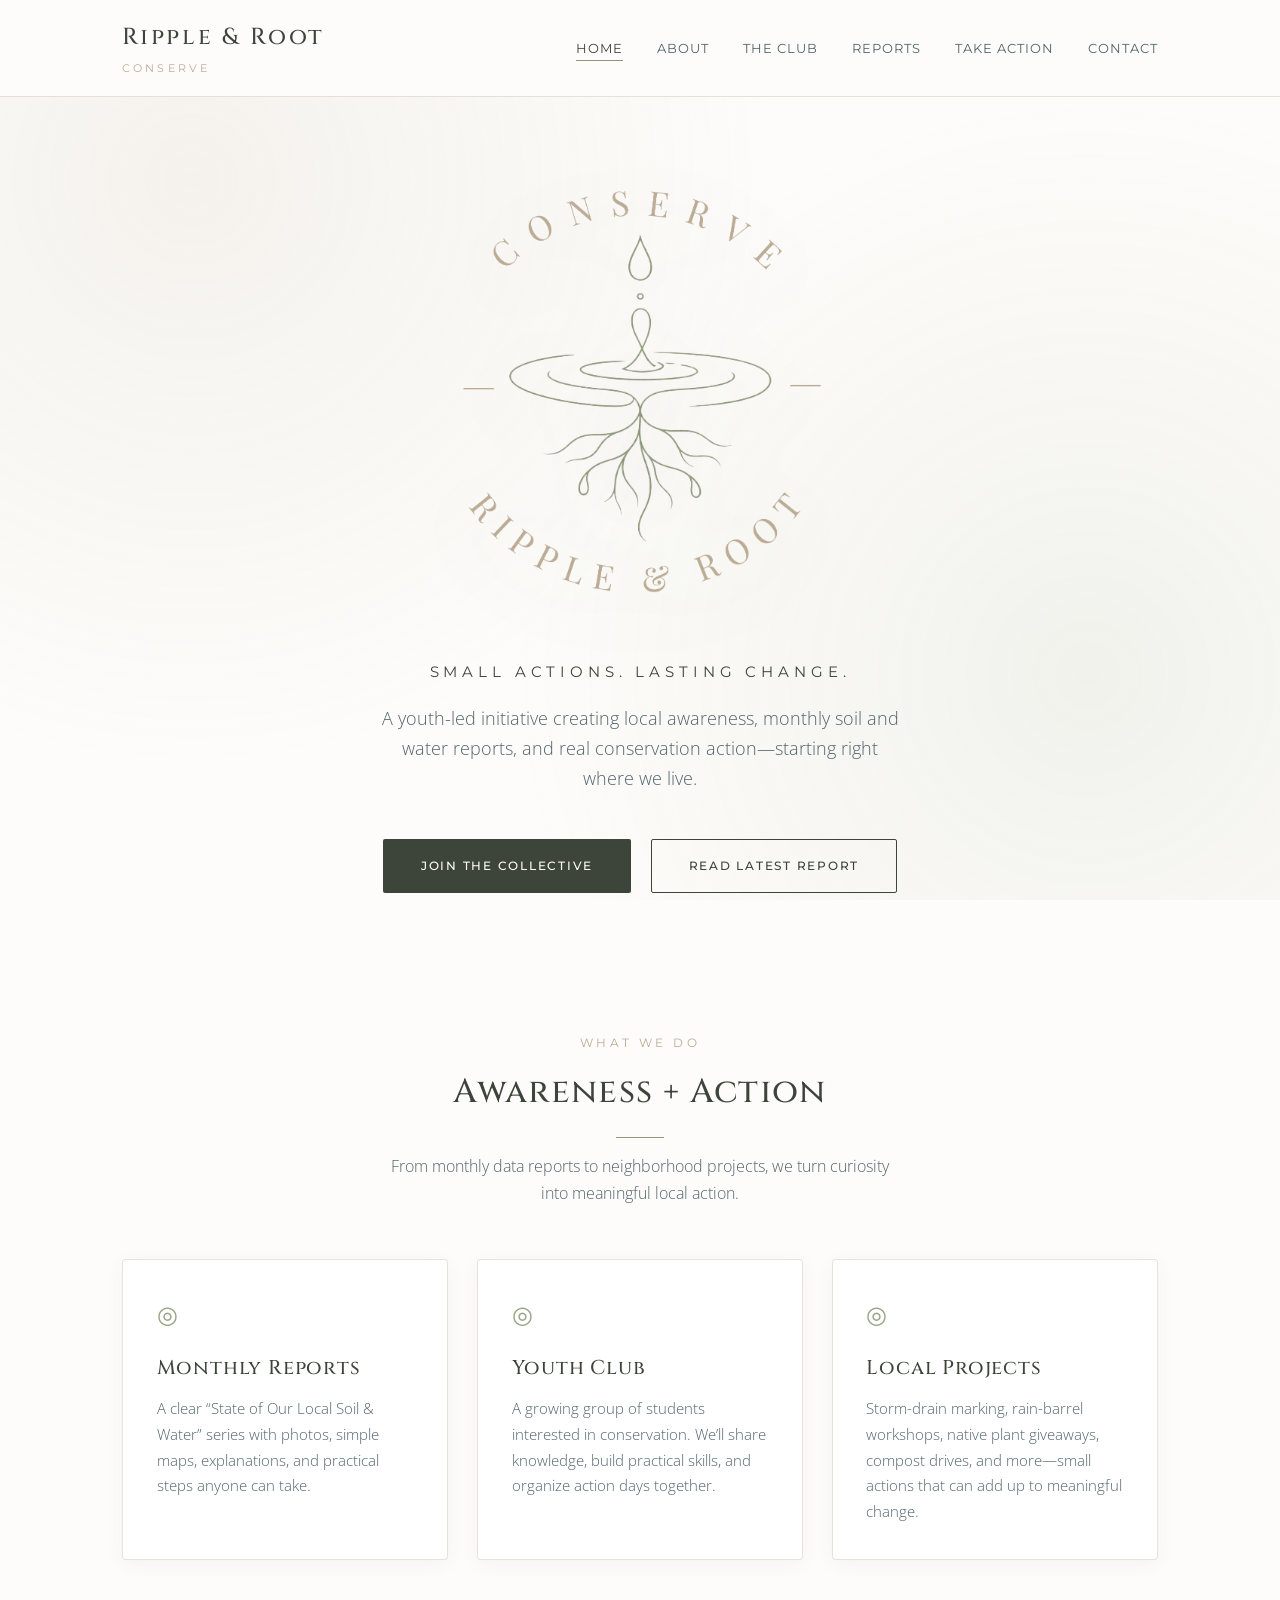
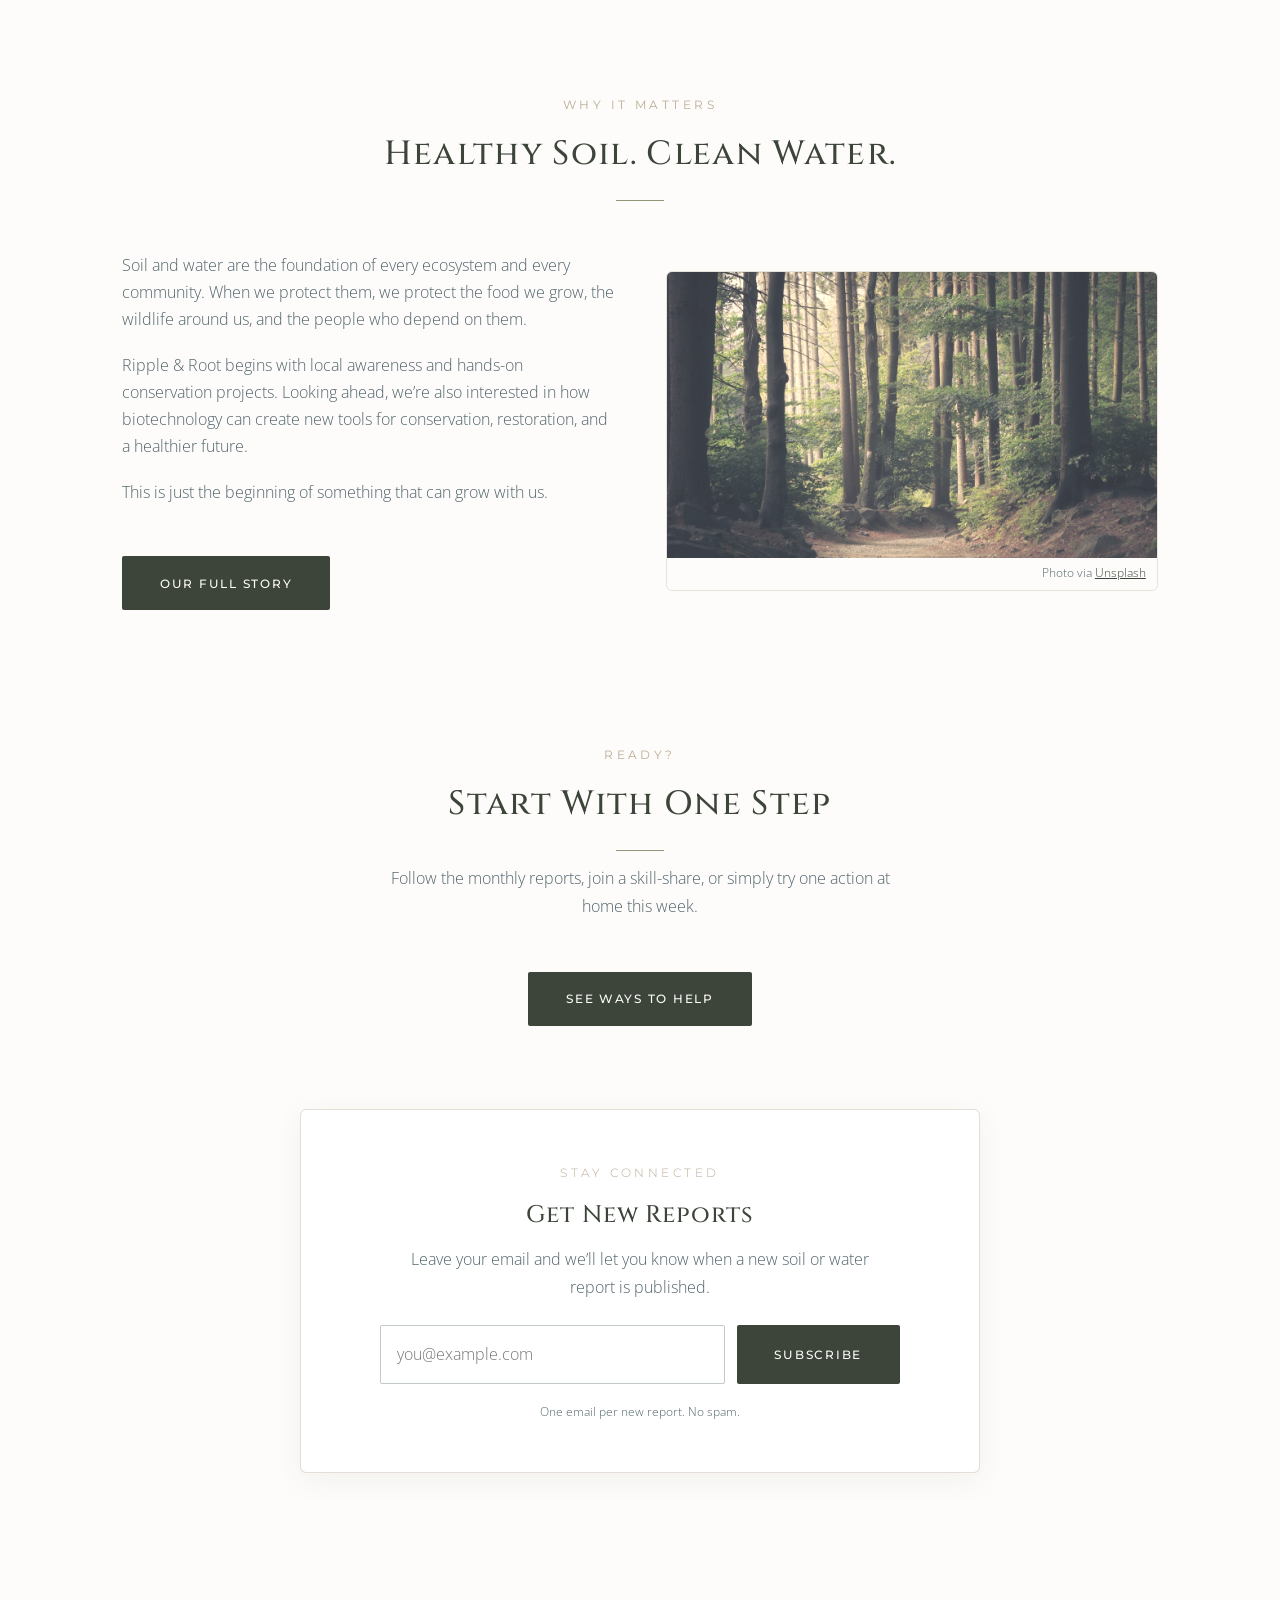
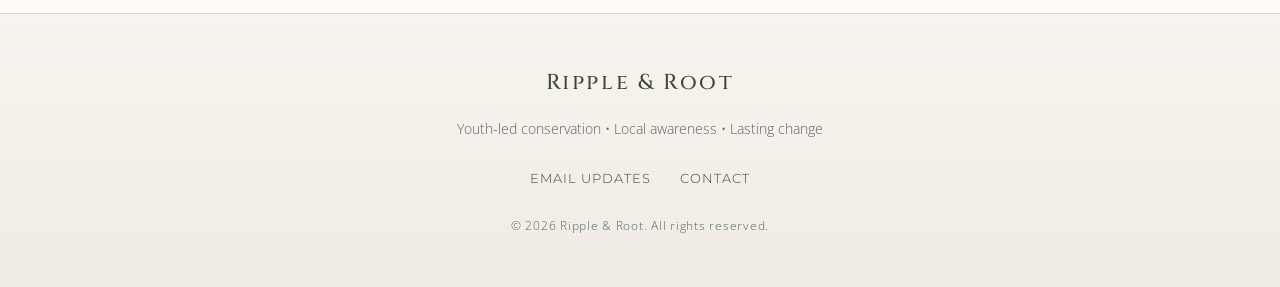
<file: index.html>
<!DOCTYPE html>
<html lang="en">
<head>
  <meta charset="UTF-8">
  <meta name="viewport" content="width=device-width, initial-scale=1.0">
  <title>Ripple & Root | Youth Conservation</title>
  <meta name="description" content="Ripple & Root is a youth-led collective creating local awareness and real action for soil, water, and environmental conservation.">
  <link rel="stylesheet" href="styles.css">
</head>
<body>
  <header>
    <div class="nav-container">
      <a href="index.html" class="logo">Ripple & Root<span>Conserve</span></a>
      <nav>
        <ul>
          <li><a href="index.html" class="active">Home</a></li>
          <li><a href="about.html">About</a></li>
          <li><a href="club.html">The Club</a></li>
          <li><a href="reports.html">Reports</a></li>
          <li><a href="actions.html">Take Action</a></li>
          <li><a href="contact.html">Contact</a></li>
        </ul>
      </nav>
    </div>
  </header>

  <section class="hero">
<img src="logo.png" alt="Ripple & Root Logo" class="hero-logo">

<p class="subtitle" style="margin-top: 2rem; margin-bottom: 1.2rem;">
  Small Actions. Lasting Change.
</p>

<p style="max-width: 520px; margin: 0 auto 2.8rem; color: var(--slate); font-size: 1.1rem;">
  A youth-led initiative creating local awareness, monthly soil and water reports, and real conservation action—starting right where we live.
</p>

<div>
  <a href="club.html" class="btn btn-primary">Join the Collective</a>
  <a href="reports.html" class="btn btn-outline">Read Latest Report</a>
</div>
  </section>

  <section>
    <div class="section-title">
      <span class="eyebrow">What We Do</span>
      <h2>Awareness + Action</h2>
      <div class="soft-line"></div>
      <p>From monthly data reports to neighborhood projects, we turn curiosity into meaningful local action.</p>
    </div>

    <div class="cards">
      <div class="card">
        <div class="card-icon">◎</div>
        <h3>Monthly Reports</h3>
        <p>A clear “State of Our Local Soil & Water” series with photos, simple maps, explanations, and practical steps anyone can take.</p>
      </div>
      <div class="card">
        <div class="card-icon">◎</div>
        <h3>Youth Club</h3>
        <p>A growing group of students interested in conservation. We’ll share knowledge, build practical skills, and organize action days together.</p>
      </div>
      <div class="card">
        <div class="card-icon">◎</div>
        <h3>Local Projects</h3>
        <p>Storm-drain marking, rain-barrel workshops, native plant giveaways, compost drives, and more—small actions that can add up to meaningful change.</p>
      </div>
    </div>
  </section>

  <section>
    <div class="section-title">
      <span class="eyebrow">Why It Matters</span>
      <h2>Healthy Soil. Clean Water.</h2>
      <div class="soft-line"></div>
    </div>
    <div class="mission-grid">
      <div class="mission-text">
        <p>Soil and water are the foundation of every ecosystem and every community. When we protect them, we protect the food we grow, the wildlife around us, and the people who depend on them.</p>
        <p>Ripple & Root begins with local awareness and hands-on conservation projects. Looking ahead, we’re also interested in how biotechnology can create new tools for conservation, restoration, and a healthier future.</p>
        <p>This is just the beginning of something that can grow with us.</p>
        <a href="about.html" class="btn btn-primary mt-2">Our Full Story</a>
      </div>
      <figure class="mission-image">
        <img src="nature-forest.jpg" alt="Soft sunlight filtering through a green forest">
        <figcaption>Photo via <a href="https://unsplash.com" target="_blank" rel="noopener">Unsplash</a></figcaption>
      </figure>
    </div>
  </section>

  <section class="text-center">
    <div class="section-title">
      <span class="eyebrow">Ready?</span>
      <h2>Start With One Step</h2>
      <div class="soft-line"></div>
      <p>Follow the monthly reports, join a skill-share, or simply try one action at home this week.</p>
    </div>
    <a href="actions.html" class="btn btn-primary">See Ways to Help</a>
  </section>

  <section class="newsletter-section" id="email-updates">
    <div class="newsletter-box">
      <span class="eyebrow">Stay Connected</span>
      <h2>Get New Reports</h2>
      <p>Leave your email and we’ll let you know when a new soil or water report is published.</p>
      <form name="email-updates" method="POST" data-netlify="true" netlify-honeypot="bot-field" class="newsletter-form">
        <input type="hidden" name="form-name" value="email-updates">
        <p class="hidden-field">
          <label>Don’t fill this out: <input name="bot-field"></label>
        </p>
        <label class="sr-only" for="subscriber-email">Email address</label>
        <input id="subscriber-email" type="email" name="email" placeholder="you@example.com" autocomplete="email" required>
        <button type="submit" class="btn btn-primary">Subscribe</button>
      </form>
      <small>One email per new report. No spam.</small>
    </div>
  </section>

  <footer>
    <a href="index.html" class="logo">Ripple & Root</a>
    <p>Youth-led conservation • Local awareness • Lasting change</p>
    <div class="social-links">
      <a href="#email-updates">Email Updates</a>
      <a href="contact.html">Contact</a>
    </div>
    <p style="margin-top: 1.6rem; font-size: 0.78rem; letter-spacing: 0.06em;">© 2026 Ripple & Root. All rights reserved.</p>
  </footer>
</body>
</html>
</file>
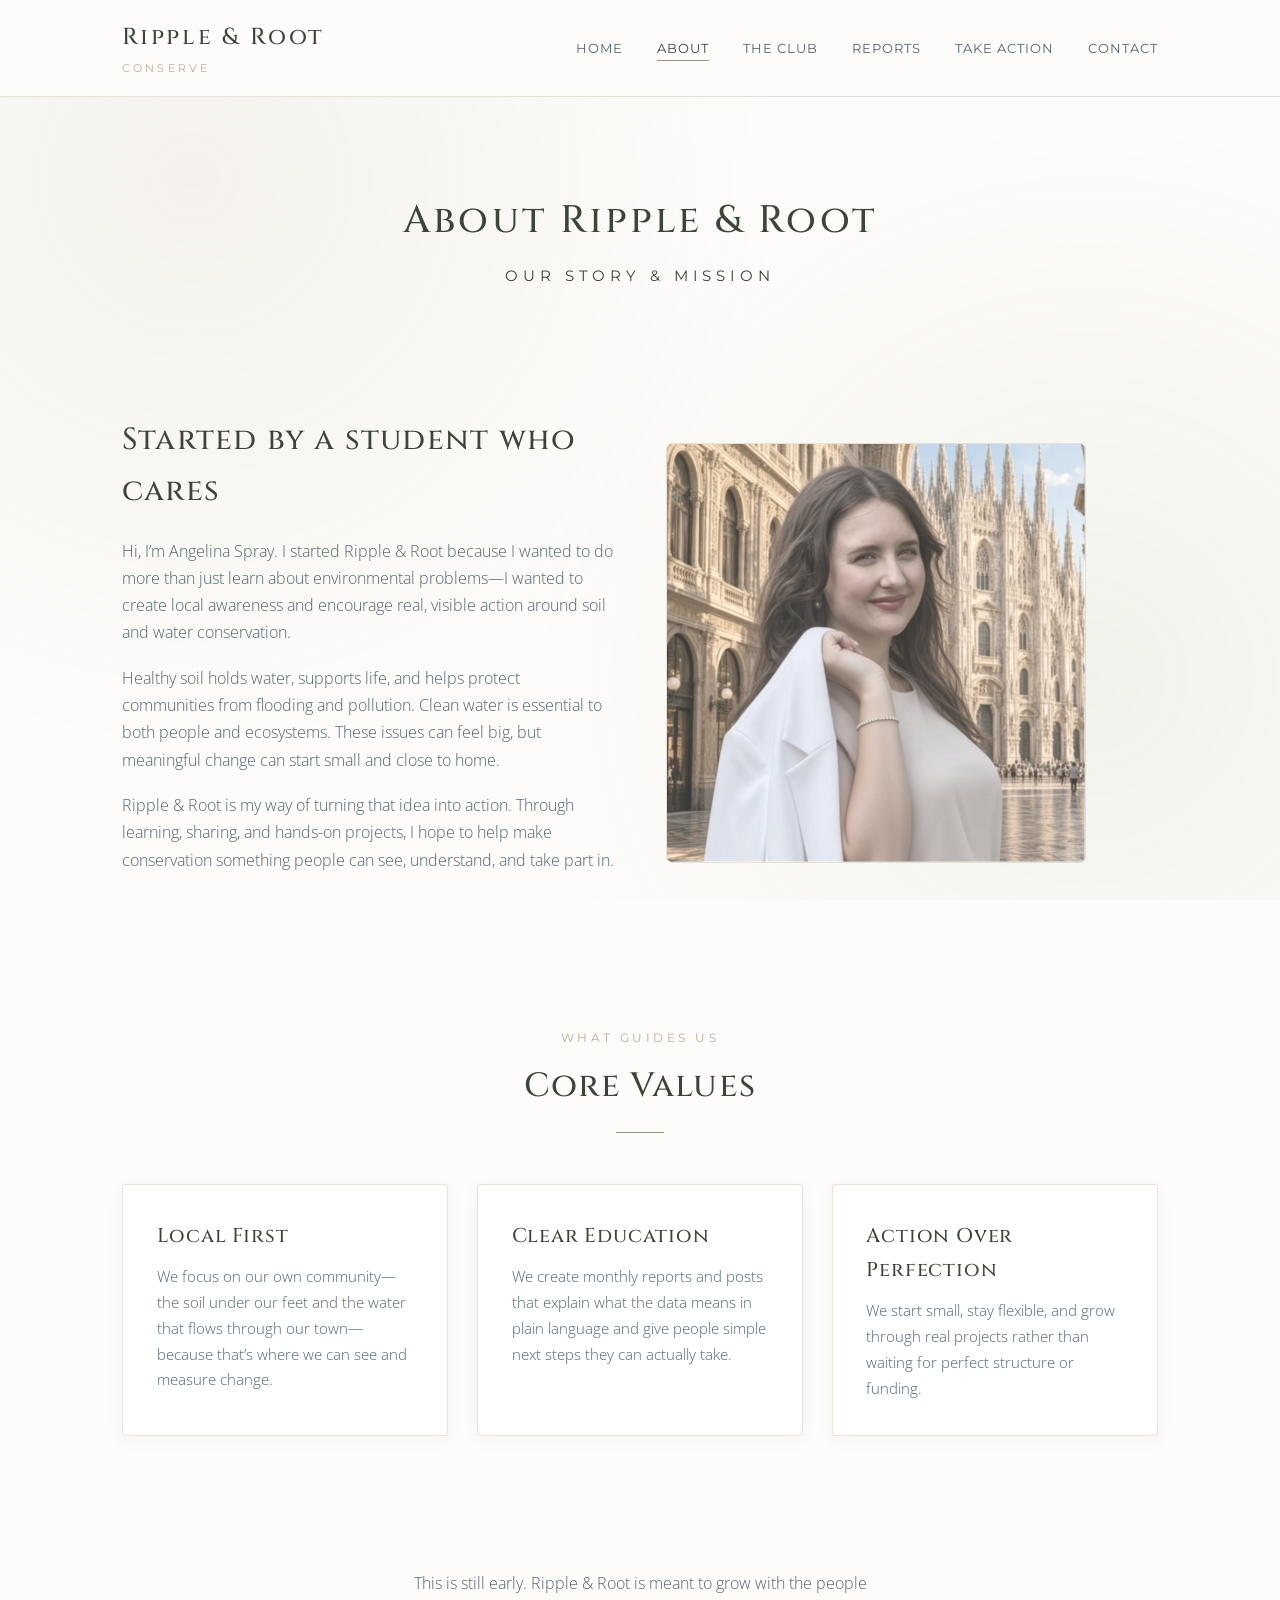
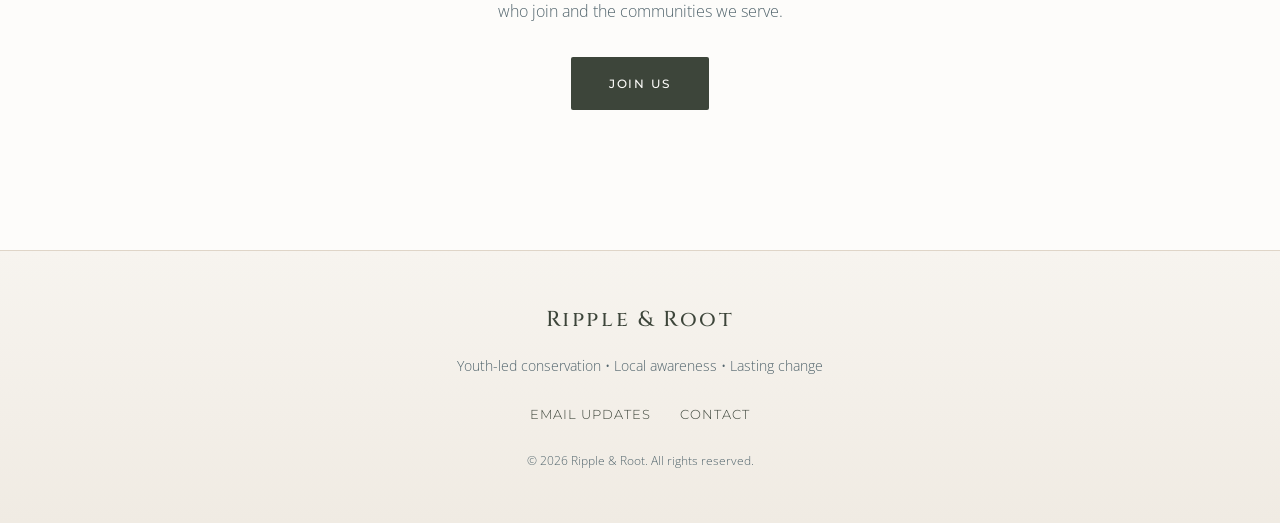
<file: about.html>
<!DOCTYPE html>
<html lang="en">
<head>
  <meta charset="UTF-8">
  <meta name="viewport" content="width=device-width, initial-scale=1.0">
  <title>About | Ripple & Root</title>
  <link rel="stylesheet" href="styles.css">
</head>
<body>
  <header>
    <div class="nav-container">
      <a href="index.html" class="logo">Ripple & Root<span>Conserve</span></a>
      <nav>
        <ul>
          <li><a href="index.html">Home</a></li>
          <li><a href="about.html" class="active">About</a></li>
          <li><a href="club.html">The Club</a></li>
          <li><a href="reports.html">Reports</a></li>
          <li><a href="actions.html">Take Action</a></li>
          <li><a href="contact.html">Contact</a></li>
        </ul>
      </nav>
    </div>
  </header>

  <section class="hero" style="padding-bottom: 2rem;">
    <h1 style="font-size: 2.4rem;">About Ripple & Root</h1>
    <p class="subtitle">Our Story & Mission</p>
  </section>

  <section>
    <div class="mission-grid">
      <div class="mission-text">
        <h2>Started by a student who cares</h2>
        <p>Hi, I’m Angelina Spray. I started Ripple & Root because I wanted to do more than just learn about environmental problems—I wanted to create local awareness and encourage real, visible action around soil and water conservation.</p>
        <p>Healthy soil holds water, supports life, and helps protect communities from flooding and pollution. Clean water is essential to both people and ecosystems. These issues can feel big, but meaningful change can start small and close to home.</p>
        <p>Ripple & Root is my way of turning that idea into action. Through learning, sharing, and hands-on projects, I hope to help make conservation something people can see, understand, and take part in.</p>
      </div>
      <figure class="mission-image about-photo">
        <img src="AngelinaS.png" alt="Angelina Spray, founder of Ripple & Root">
      </figure>
    </div>
  </section>

  <section>
    <div class="section-title">
      <span class="eyebrow">What Guides Us</span>
      <h2>Core Values</h2>
      <div class="soft-line"></div>
    </div>
    <div class="cards">
      <div class="card">
        <h3>Local First</h3>
        <p>We focus on our own community—the soil under our feet and the water that flows through our town—because that’s where we can see and measure change.</p>
      </div>
      <div class="card">
        <h3>Clear Education</h3>
        <p>We create monthly reports and posts that explain what the data means in plain language and give people simple next steps they can actually take.</p>
      </div>
      <div class="card">
        <h3>Action Over Perfection</h3>
        <p>We start small, stay flexible, and grow through real projects rather than waiting for perfect structure or funding.</p>
      </div>
    </div>
  </section>

  <section class="text-center">
    <p style="color: var(--slate); max-width: 480px; margin: 0 auto 2rem;">This is still early. Ripple & Root is meant to grow with the people who join and the communities we serve.</p>
    <a href="club.html" class="btn btn-primary">Join Us</a>
  </section>

  <footer>
    <a href="index.html" class="logo">Ripple & Root</a>
    <p>Youth-led conservation • Local awareness • Lasting change</p>
    <div class="social-links">
      <a href="index.html#email-updates">Email Updates</a>
      <a href="contact.html">Contact</a>
    </div>
    <p style="margin-top: 1.5rem; font-size: 0.78rem;">© 2026 Ripple & Root. All rights reserved.</p>
  </footer>
</body>
</html>
</file>
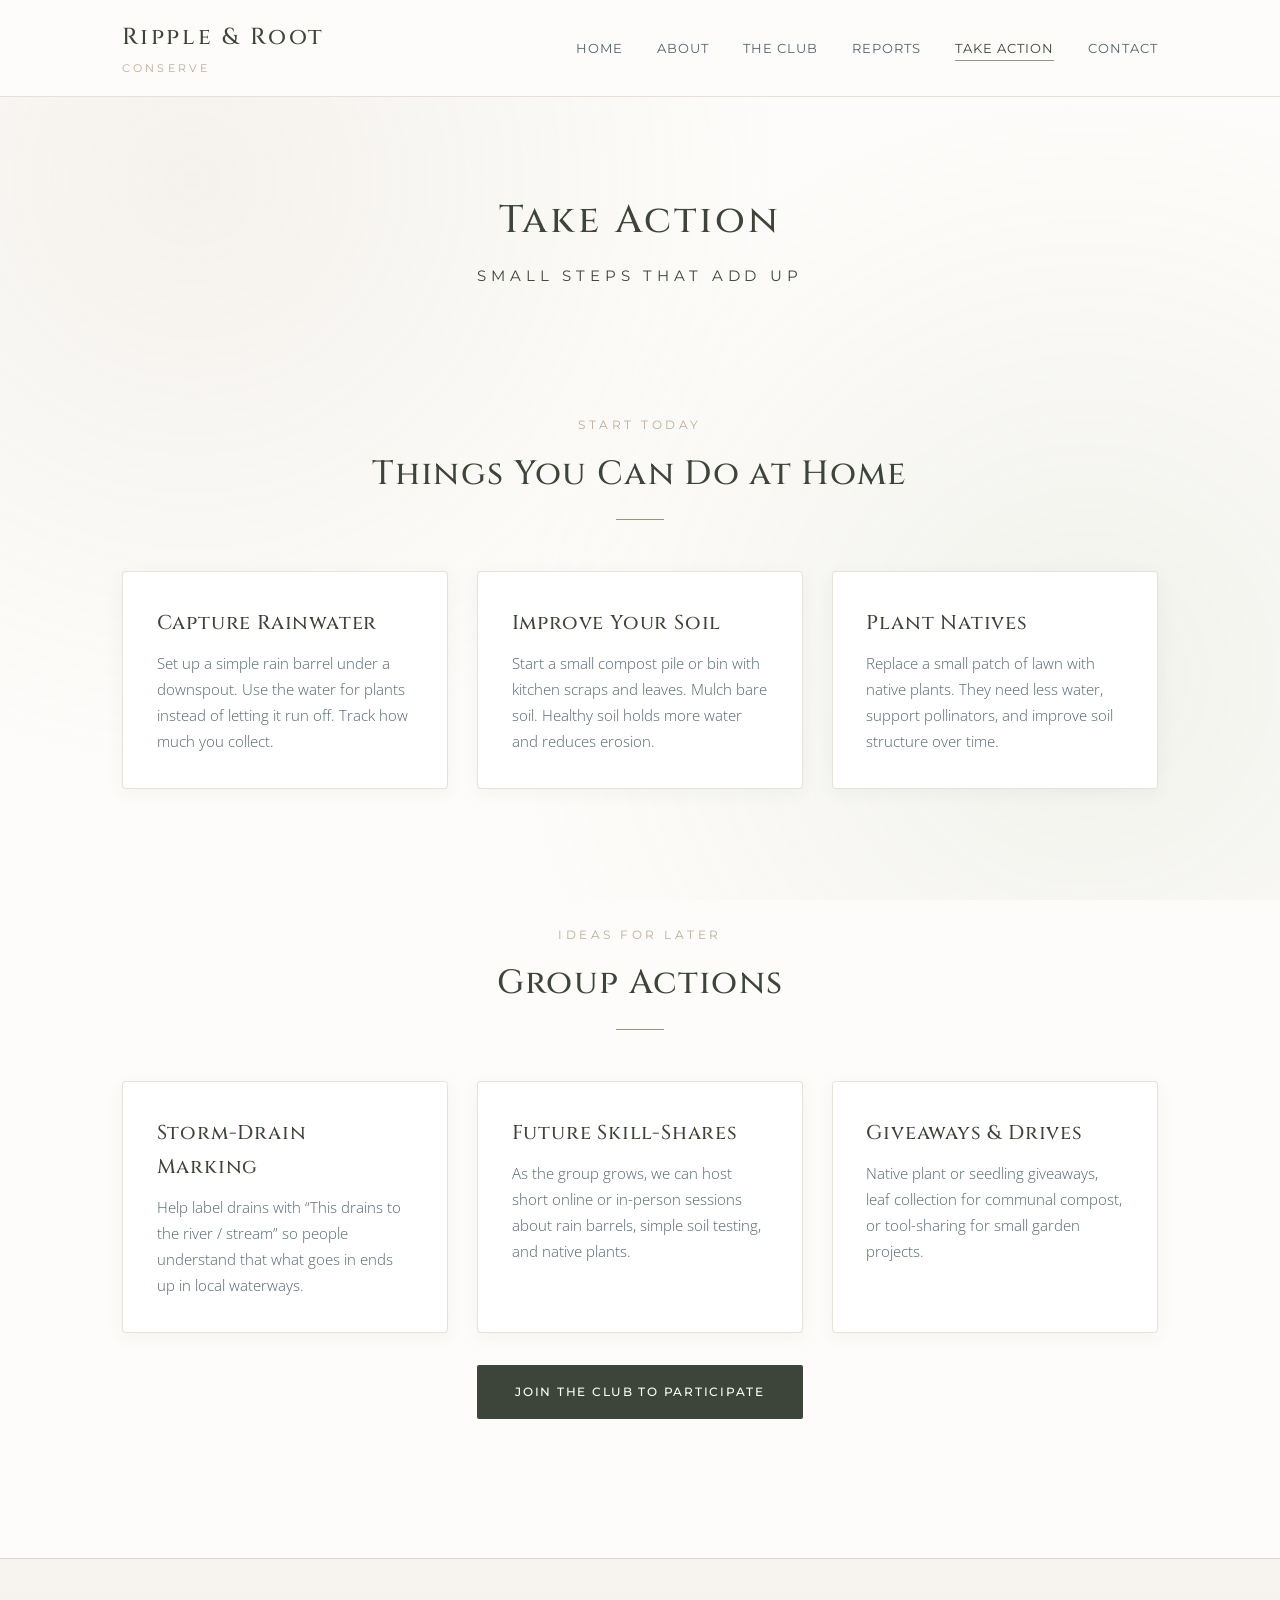
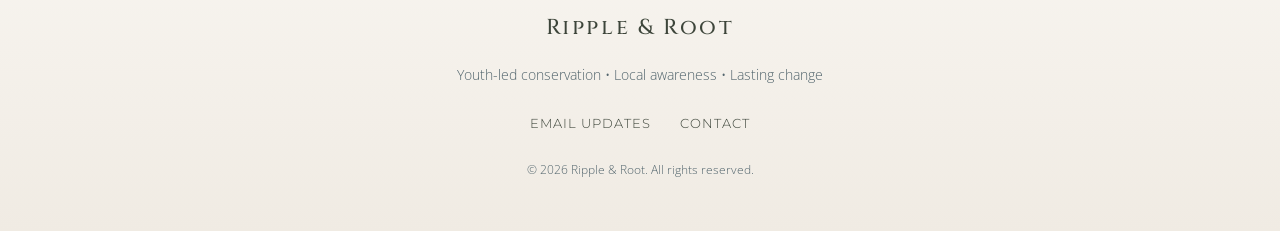
<file: actions.html>
<!DOCTYPE html>
<html lang="en">
<head>
  <meta charset="UTF-8">
  <meta name="viewport" content="width=device-width, initial-scale=1.0">
  <title>Take Action | Ripple & Root</title>
  <link rel="stylesheet" href="styles.css">
</head>
<body>
  <header>
    <div class="nav-container">
      <a href="index.html" class="logo">Ripple & Root<span>Conserve</span></a>
      <nav>
        <ul>
          <li><a href="index.html">Home</a></li>
          <li><a href="about.html">About</a></li>
          <li><a href="club.html">The Club</a></li>
          <li><a href="reports.html">Reports</a></li>
          <li><a href="actions.html" class="active">Take Action</a></li>
          <li><a href="contact.html">Contact</a></li>
        </ul>
      </nav>
    </div>
  </header>

  <section class="hero" style="padding-bottom: 2rem;">
    <h1 style="font-size: 2.4rem;">Take Action</h1>
    <p class="subtitle">Small Steps That Add Up</p>
  </section>

  <section>
    <div class="section-title">
      <span class="eyebrow">Start Today</span>
      <h2>Things You Can Do at Home</h2>
      <div class="soft-line"></div>
    </div>

    <div class="cards">
      <div class="card">
        <h3>Capture Rainwater</h3>
        <p>Set up a simple rain barrel under a downspout. Use the water for plants instead of letting it run off. Track how much you collect.</p>
      </div>
      <div class="card">
        <h3>Improve Your Soil</h3>
        <p>Start a small compost pile or bin with kitchen scraps and leaves. Mulch bare soil. Healthy soil holds more water and reduces erosion.</p>
      </div>
      <div class="card">
        <h3>Plant Natives</h3>
        <p>Replace a small patch of lawn with native plants. They need less water, support pollinators, and improve soil structure over time.</p>
      </div>
    </div>
  </section>

  <section>
    <div class="section-title">
      <span class="eyebrow">Ideas for Later</span>
      <h2>Group Actions</h2>
      <div class="soft-line"></div>
    </div>

    <div class="cards">
      <div class="card">
        <h3>Storm-Drain Marking</h3>
        <p>Help label drains with “This drains to the river / stream” so people understand that what goes in ends up in local waterways.</p>
      </div>
      <div class="card">
        <h3>Future Skill-Shares</h3>
        <p>As the group grows, we can host short online or in-person sessions about rain barrels, simple soil testing, and native plants.</p>
      </div>
      <div class="card">
        <h3>Giveaways & Drives</h3>
        <p>Native plant or seedling giveaways, leaf collection for communal compost, or tool-sharing for small garden projects.</p>
      </div>
    </div>

    <div class="text-center mt-2">
      <a href="club.html" class="btn btn-primary">Join the Club to Participate</a>
    </div>
  </section>

  <footer>
    <a href="index.html" class="logo">Ripple & Root</a>
    <p>Youth-led conservation • Local awareness • Lasting change</p>
    <div class="social-links">
      <a href="index.html#email-updates">Email Updates</a>
      <a href="contact.html">Contact</a>
    </div>
    <p style="margin-top: 1.5rem; font-size: 0.78rem;">© 2026 Ripple & Root. All rights reserved.</p>
  </footer>
</body>
</html>
</file>
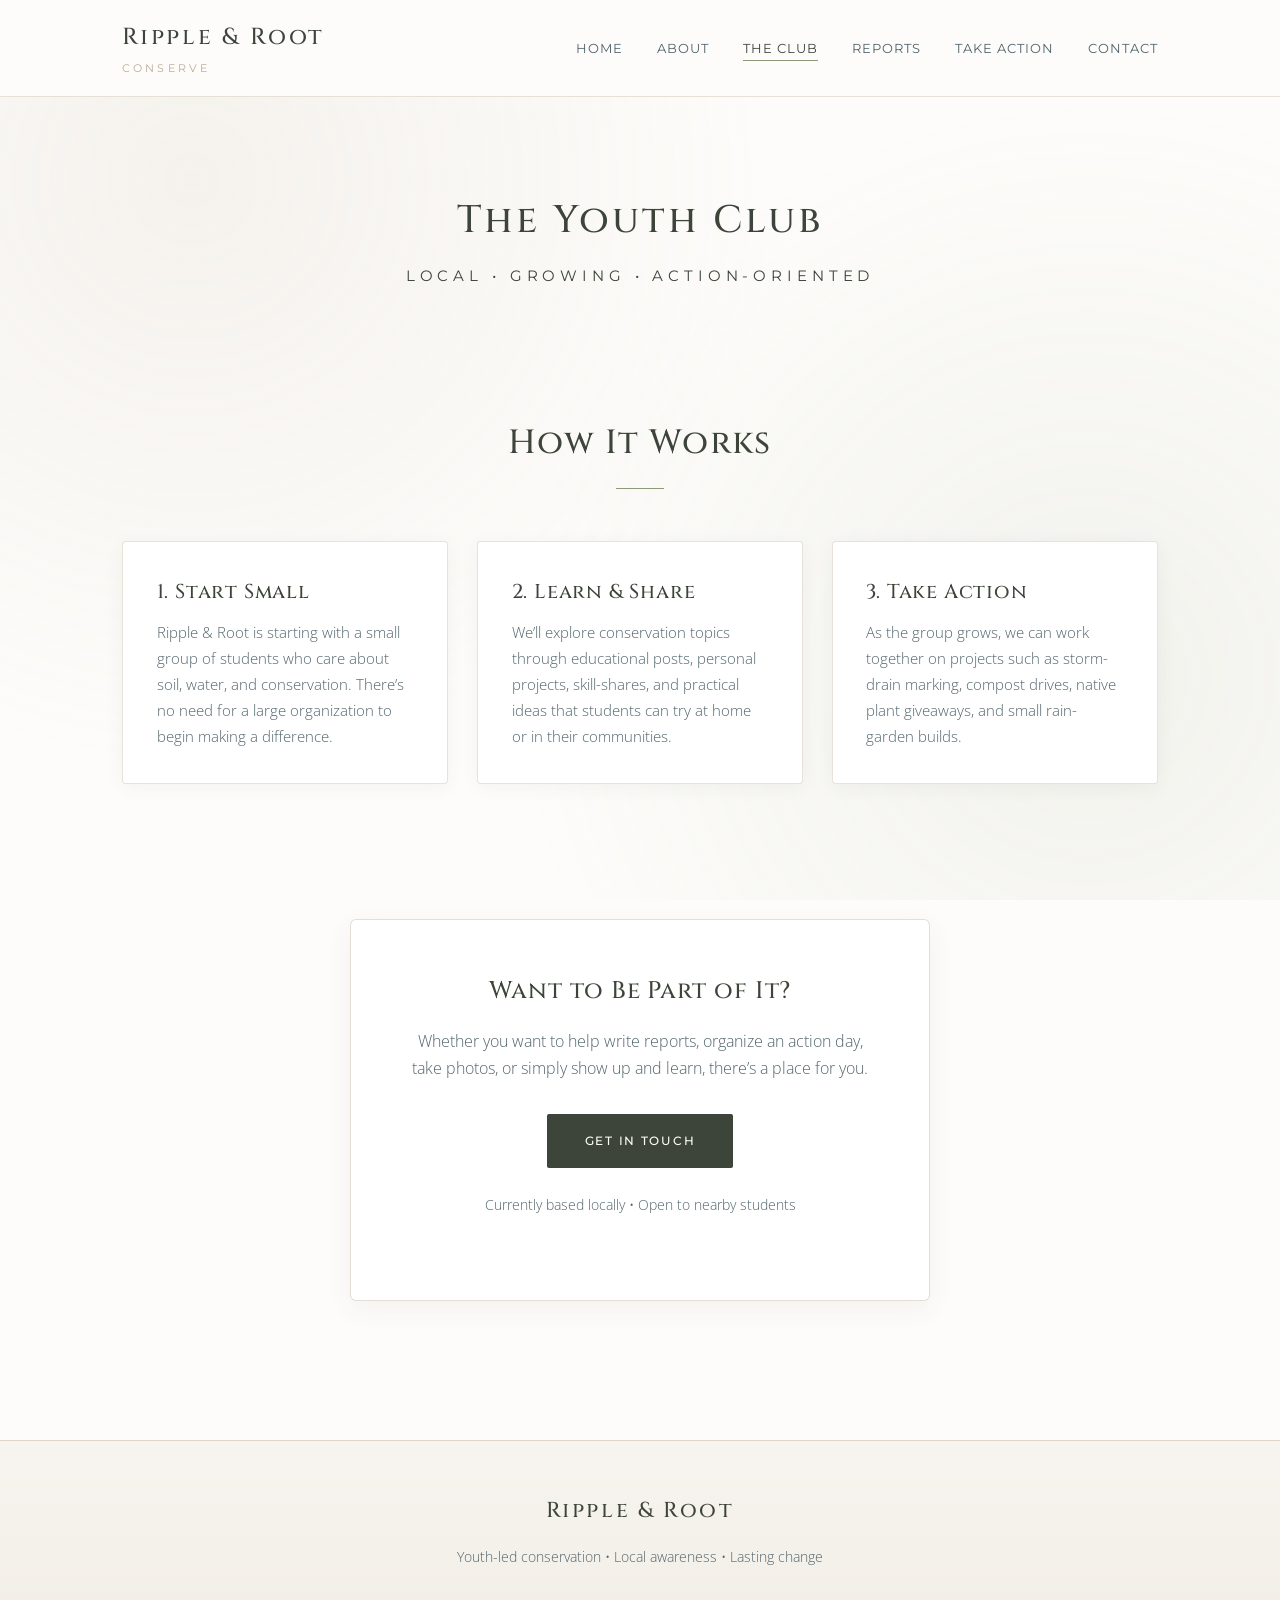
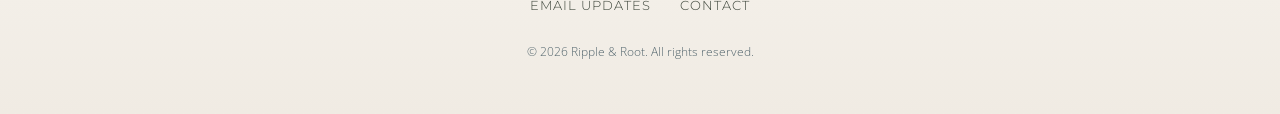
<file: club.html>
<!DOCTYPE html>
<html lang="en">
<head>
  <meta charset="UTF-8">
  <meta name="viewport" content="width=device-width, initial-scale=1.0">
  <title>The Club | Ripple & Root</title>
  <link rel="stylesheet" href="styles.css">
</head>
<body>
  <header>
    <div class="nav-container">
      <a href="index.html" class="logo">Ripple & Root<span>Conserve</span></a>
      <nav>
        <ul>
          <li><a href="index.html">Home</a></li>
          <li><a href="about.html">About</a></li>
          <li><a href="club.html" class="active">The Club</a></li>
          <li><a href="reports.html">Reports</a></li>
          <li><a href="actions.html">Take Action</a></li>
          <li><a href="contact.html">Contact</a></li>
        </ul>
      </nav>
    </div>
  </header>

  <section class="hero" style="padding-bottom: 2rem;">
    <h1 style="font-size: 2.4rem;">The Youth Club</h1>
    <p class="subtitle">Local • Growing • Action-Oriented</p>
  </section>

  <section>
    <div class="section-title">
      <h2>How It Works</h2>
      <div class="soft-line"></div>
    </div>

    <div class="cards">
      <div class="card">
        <h3>1. Start Small</h3>
        <p>Ripple & Root is starting with a small group of students who care about soil, water, and conservation. There’s no need for a large organization to begin making a difference.</p>
      </div>
      <div class="card">
        <h3>2. Learn & Share</h3>
        <p>We’ll explore conservation topics through educational posts, personal projects, skill-shares, and practical ideas that students can try at home or in their communities.</p>
      </div>
      <div class="card">
        <h3>3. Take Action</h3>
        <p>As the group grows, we can work together on projects such as storm-drain marking, compost drives, native plant giveaways, and small rain-garden builds.</p>
      </div>
    </div>
  </section>

  <section>
    <div class="join-box">
      <h2>Want to Be Part of It?</h2>
      <p>Whether you want to help write reports, organize an action day, take photos, or simply show up and learn, there’s a place for you.</p>
      <a href="contact.html" class="btn btn-primary">Get in Touch</a>
      <p style="margin-top: 1.6rem; font-size: 0.88rem; color: var(--slate);">Currently based locally • Open to nearby students</p>
    </div>
  </section>

  <footer>
    <a href="index.html" class="logo">Ripple & Root</a>
    <p>Youth-led conservation • Local awareness • Lasting change</p>
    <div class="social-links">
      <a href="index.html#email-updates">Email Updates</a>
      <a href="contact.html">Contact</a>
    </div>
    <p style="margin-top: 1.5rem; font-size: 0.78rem;">© 2026 Ripple & Root. All rights reserved.</p>
  </footer>
</body>
</html>
</file>
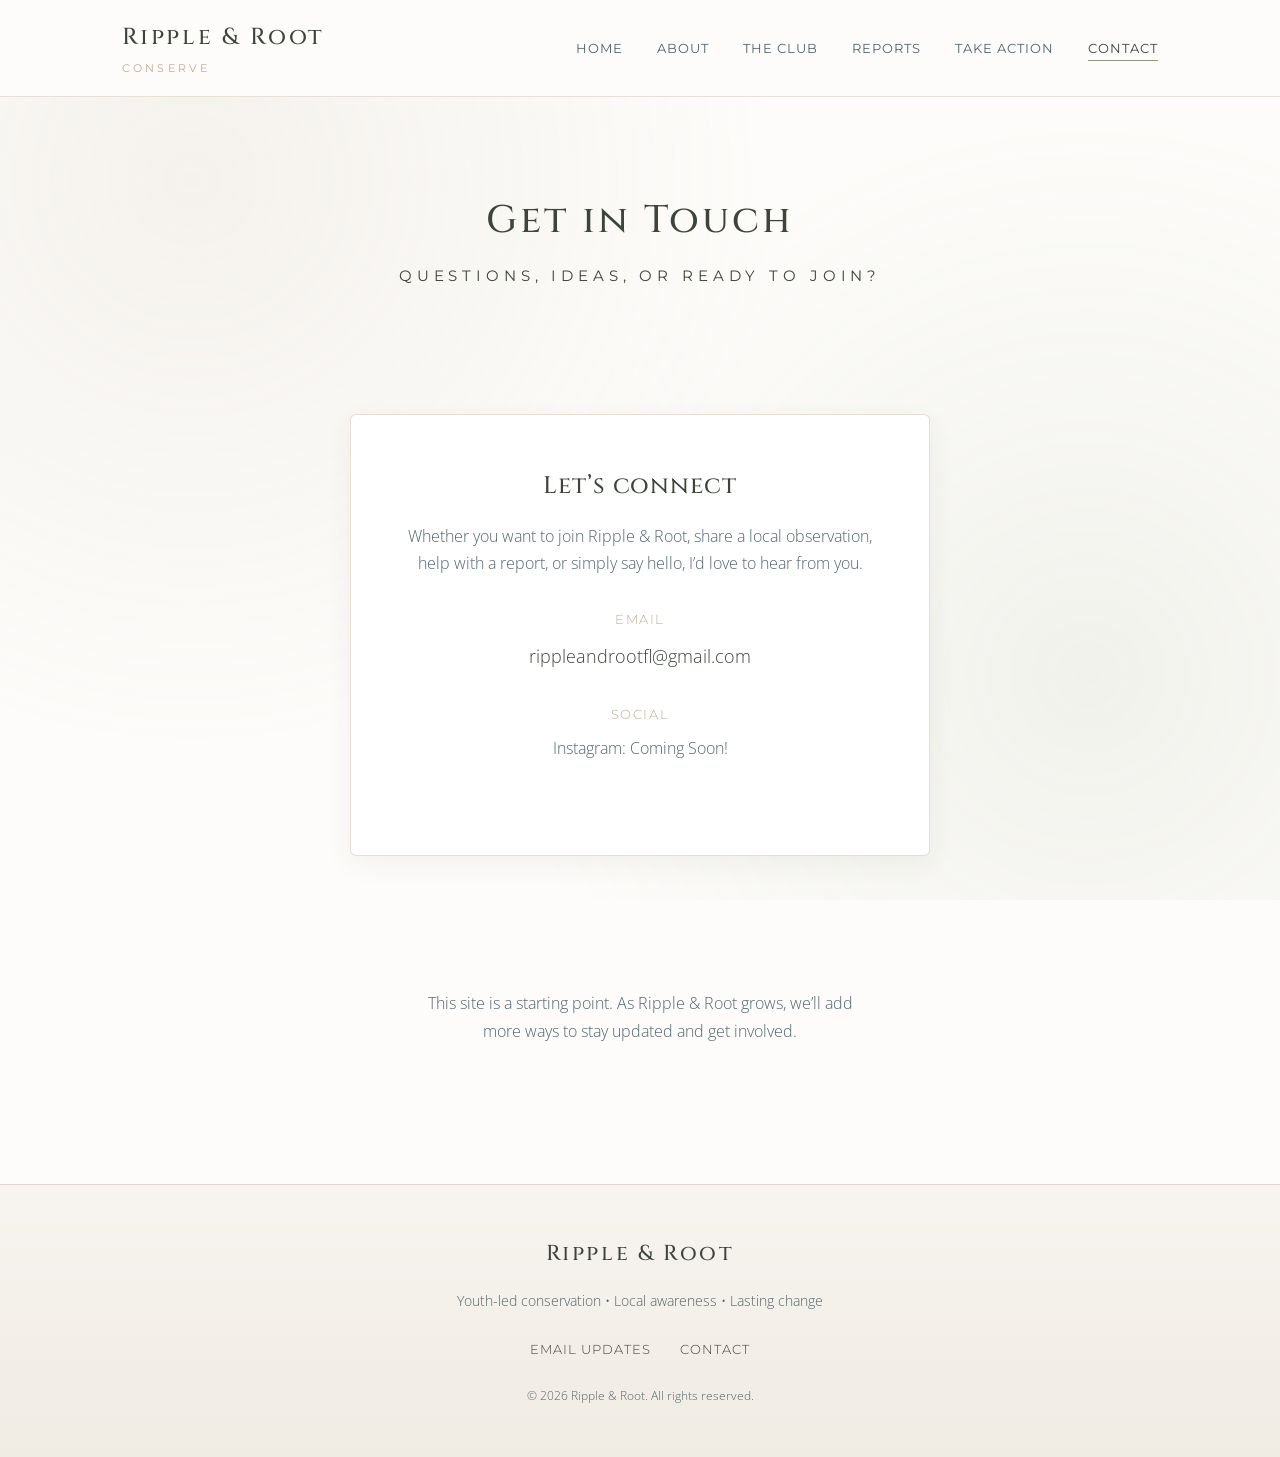
<file: contact.html>
<!DOCTYPE html>
<html lang="en">
<head>
  <meta charset="UTF-8">
  <meta name="viewport" content="width=device-width, initial-scale=1.0">
  <title>Contact | Ripple & Root</title>
  <link rel="stylesheet" href="styles.css">
</head>
<body>
  <header>
    <div class="nav-container">
      <a href="index.html" class="logo">Ripple & Root<span>Conserve</span></a>
      <nav>
        <ul>
          <li><a href="index.html">Home</a></li>
          <li><a href="about.html">About</a></li>
          <li><a href="club.html">The Club</a></li>
          <li><a href="reports.html">Reports</a></li>
          <li><a href="actions.html">Take Action</a></li>
          <li><a href="contact.html" class="active">Contact</a></li>
        </ul>
      </nav>
    </div>
  </header>

  <section class="hero" style="padding-bottom: 2rem;">
    <h1 style="font-size: 2.4rem;">Get in Touch</h1>
    <p class="subtitle">Questions, Ideas, or Ready to Join?</p>
  </section>

  <section>
    <div class="join-box">
      <h2>Let’s connect</h2>
      <p>Whether you want to join Ripple & Root, share a local observation, help with a report, or simply say hello, I’d love to hear from you.</p>
      
      <p style="margin: 2rem 0 0.6rem; font-family: 'Montserrat', sans-serif; font-size: 0.8rem; letter-spacing: 0.12em; text-transform: uppercase; color: var(--taupe);">Email</p>
      <p style="color: var(--dark-olive); font-size: 1.15rem;">rippleandrootfl@gmail.com</p>
      
      <p style="margin: 2rem 0 0.6rem; font-family: 'Montserrat', sans-serif; font-size: 0.8rem; letter-spacing: 0.12em; text-transform: uppercase; color: var(--taupe);">Social</p>
      <p style="color: var(--slate);">Instagram: Coming Soon!</p>
      
      <p style="margin-top: 2.6rem; font-size: 0.88rem; color: var(--slate);">
    </div>
  </section>

  <section class="text-center">
    <p style="color: var(--slate); max-width: 460px; margin: 0 auto;">
      This site is a starting point. As Ripple & Root grows, we’ll add more ways to stay updated and get involved.
    </p>
  </section>

  <footer>
    <a href="index.html" class="logo">Ripple & Root</a>
    <p>Youth-led conservation • Local awareness • Lasting change</p>
    <div class="social-links">
      <a href="index.html#email-updates">Email Updates</a>
      <a href="contact.html">Contact</a>
    </div>
    <p style="margin-top: 1.5rem; font-size: 0.78rem;">© 2026 Ripple & Root. All rights reserved.</p>
  </footer>
</body>
</html>
</file>
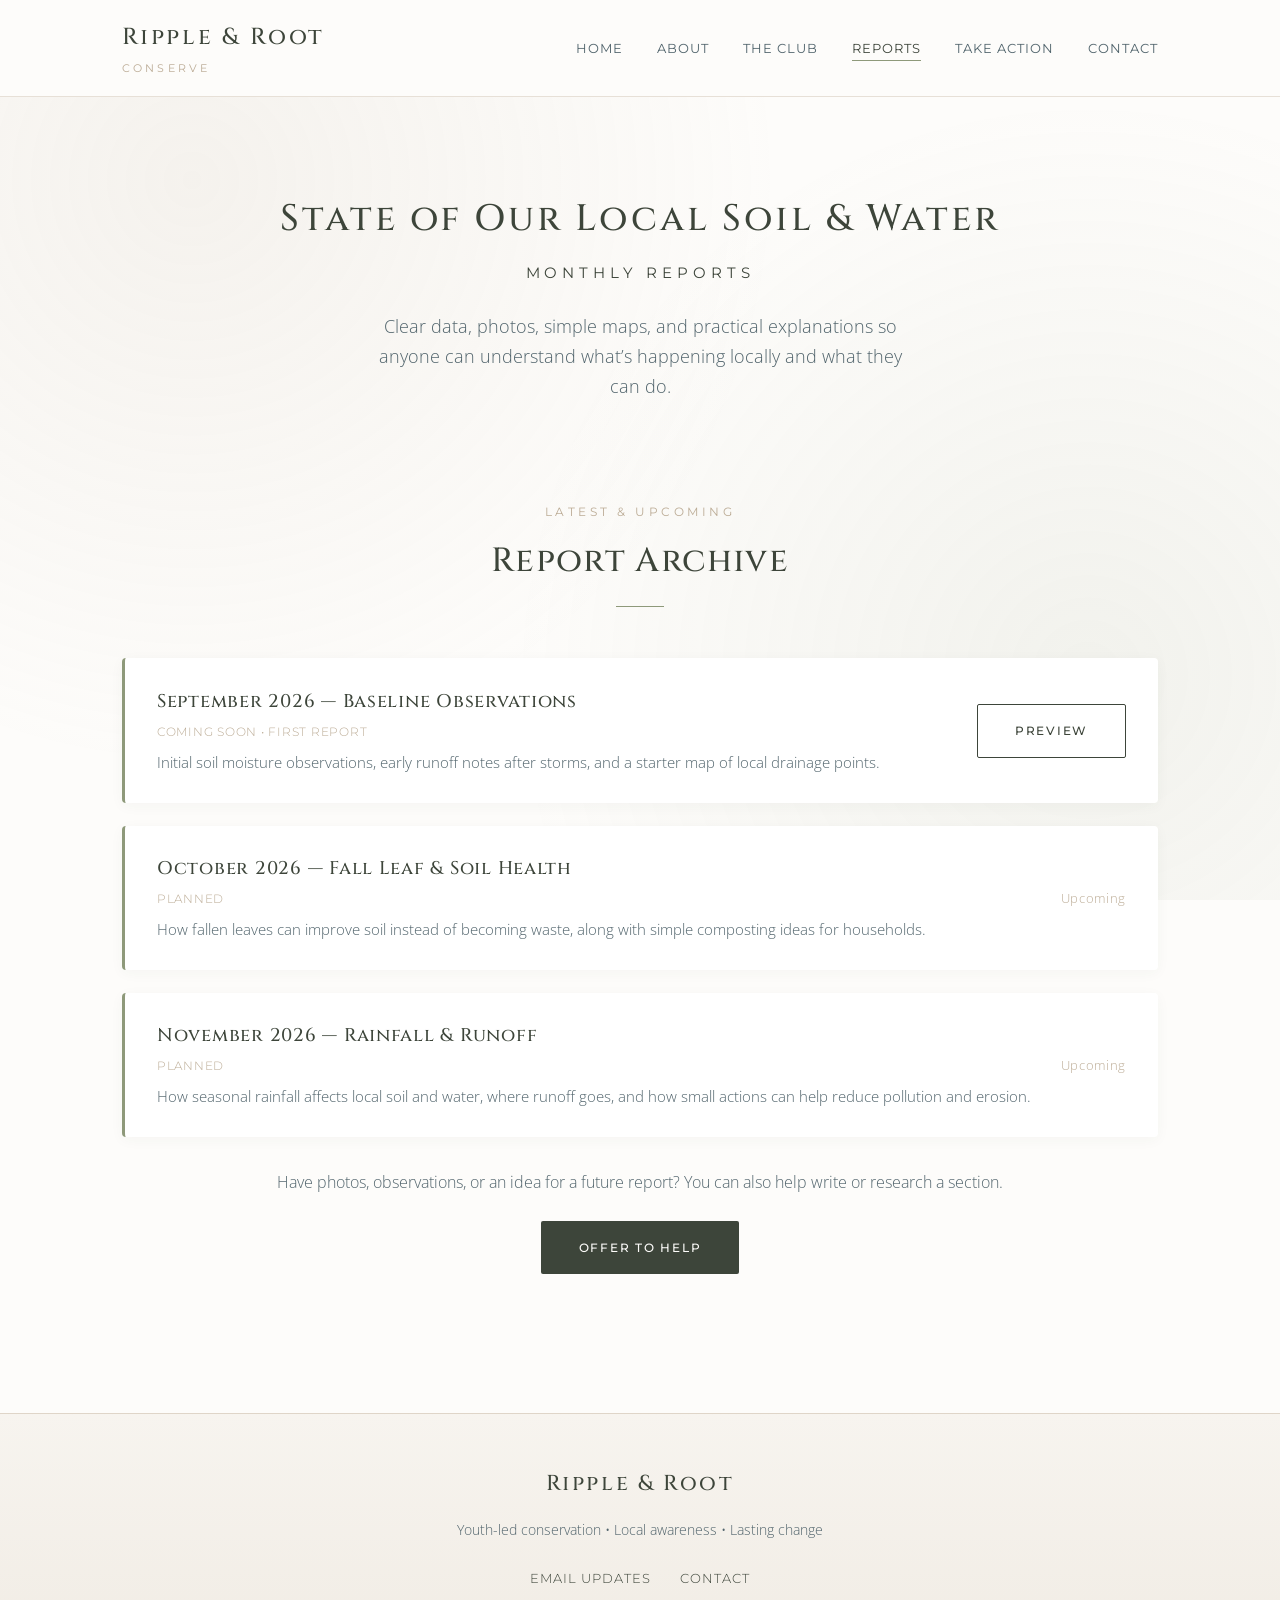
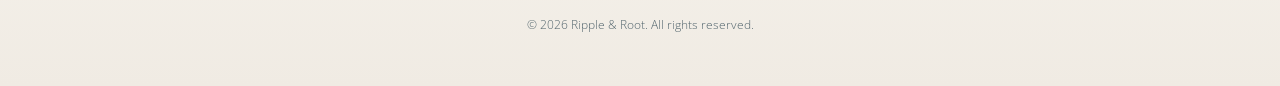
<file: reports.html>
<!DOCTYPE html>
<html lang="en">
<head>
  <meta charset="UTF-8">
  <meta name="viewport" content="width=device-width, initial-scale=1.0">
  <title>Reports | Ripple & Root</title>
  <link rel="stylesheet" href="styles.css">
</head>
<body>
  <header>
    <div class="nav-container">
      <a href="index.html" class="logo">Ripple & Root<span>Conserve</span></a>
      <nav>
        <ul>
          <li><a href="index.html">Home</a></li>
          <li><a href="about.html">About</a></li>
          <li><a href="club.html">The Club</a></li>
          <li><a href="reports.html" class="active">Reports</a></li>
          <li><a href="actions.html">Take Action</a></li>
          <li><a href="contact.html">Contact</a></li>
        </ul>
      </nav>
    </div>
  </header>

  <section class="hero" style="padding-bottom: 2rem;">
    <h1 style="font-size: 2.3rem;">State of Our Local Soil & Water</h1>
    <p class="subtitle">Monthly Reports</p>
    <p style="max-width: 540px; margin: 0 auto;">Clear data, photos, simple maps, and practical explanations so anyone can understand what’s happening locally and what they can do.</p>
  </section>

  <section>
    <div class="section-title">
      <span class="eyebrow">Latest & Upcoming</span>
      <h2>Report Archive</h2>
      <div class="soft-line"></div>
    </div>

    <div class="report-list">
      <div class="report-item">
        <div>
          <h3>September 2026 — Baseline Observations</h3>
          <p class="report-meta">Coming Soon • First Report</p>
          <p style="margin-top: 0.5rem; color: var(--slate); font-size: 0.95rem;">Initial soil moisture observations, early runoff notes after storms, and a starter map of local drainage points.</p>
        </div>
        <a href="#" class="btn btn-outline" style="margin: 0;">Preview</a>
      </div>

      <div class="report-item">
        <div>
          <h3>October 2026 — Fall Leaf & Soil Health</h3>
          <p class="report-meta">Planned</p>
          <p style="margin-top: 0.5rem; color: var(--slate); font-size: 0.95rem;">How fallen leaves can improve soil instead of becoming waste, along with simple composting ideas for households.</p>
        </div>
        <span style="color: var(--taupe); font-size: 0.82rem; letter-spacing: 0.05em;">Upcoming</span>
      </div>

      <div class="report-item">
        <div>
          <h3>November 2026 — Rainfall & Runoff</h3>
          <p class="report-meta">Planned</p>
          <p style="margin-top: 0.5rem; color: var(--slate); font-size: 0.95rem;">How seasonal rainfall affects local soil and water, where runoff goes, and how small actions can help reduce pollution and erosion.</p>
        </div>
        <span style="color: var(--taupe); font-size: 0.82rem; letter-spacing: 0.05em;">Upcoming</span>
      </div>
    </div>

    <div class="text-center mt-2">
      <p style="color: var(--slate); margin-bottom: 1.5rem;">Have photos, observations, or an idea for a future report? You can also help write or research a section.</p>
      <a href="contact.html" class="btn btn-primary">Offer to Help</a>
    </div>
  </section>

  <footer>
    <a href="index.html" class="logo">Ripple & Root</a>
    <p>Youth-led conservation • Local awareness • Lasting change</p>
    <div class="social-links">
      <a href="index.html#email-updates">Email Updates</a>
      <a href="contact.html">Contact</a>
    </div>
    <p style="margin-top: 1.5rem; font-size: 0.78rem;">© 2026 Ripple & Root. All rights reserved.</p>
  </footer>
</body>
</html>
</file>
<file: styles.css>
/* Ripple & Root - Redesigned Website */
@import url('https://fonts.googleapis.com/css2?family=Cinzel:wght@400;500;600&family=Montserrat:wght@300;400;500;600&family=Open+Sans:wght@300;400;500;600&display=swap');

:root {
  --cream: #fdfcfa;
  --taupe: #bcac96;
  --dark-olive: #3d453a;
  --slate: #51646c;
  --terracotta: #b07156;
  --sage: #8e997a;
  --white: #ffffff;
  --text-dark: #3d453a;
  --text-muted: #51646c;
}

* {
  margin: 0;
  padding: 0;
  box-sizing: border-box;
}

body {
  font-family: 'Open Sans', sans-serif;
  background-color: var(--cream);
  color: var(--text-dark);
  line-height: 1.7;
  font-weight: 300;
  min-height: 100vh;
}

body::before {
  content: '';
  position: fixed;
  top: 0;
  left: 0;
  width: 100%;
  height: 100%;
  background-image: 
    radial-gradient(circle at 15% 20%, rgba(188, 172, 150, 0.12) 0%, transparent 45%),
    radial-gradient(circle at 85% 75%, rgba(142, 153, 122, 0.1) 0%, transparent 45%);
  pointer-events: none;
  z-index: -1;
}

h1, h2, h3 {
  font-family: 'Cinzel', serif;
  font-weight: 500;
  letter-spacing: 0.04em;
}

/* Header */
header {
  background: rgba(253, 252, 250, 0.96);
  backdrop-filter: blur(12px);
  border-bottom: 1px solid rgba(188, 172, 150, 0.35);
  position: sticky;
  top: 0;
  z-index: 100;
  padding: 1.1rem 0;
}

.nav-container {
  max-width: 1100px;
  margin: 0 auto;
  padding: 0 2rem;
  display: flex;
  justify-content: space-between;
  align-items: center;
}

.logo {
  font-family: 'Cinzel', serif;
  font-size: 1.45rem;
  color: var(--dark-olive);
  text-decoration: none;
  letter-spacing: 0.12em;
  font-weight: 500;
}

.logo span {
  font-family: 'Montserrat', sans-serif;
  font-size: 0.7rem;
  display: block;
  letter-spacing: 0.28em;
  text-transform: uppercase;
  color: var(--taupe);
  margin-top: 0.15rem;
  font-weight: 400;
}

nav ul {
  list-style: none;
  display: flex;
  gap: 2.1rem;
}

nav a {
  text-decoration: none;
  color: var(--slate);
  font-family: 'Montserrat', sans-serif;
  font-size: 0.82rem;
  font-weight: 400;
  letter-spacing: 0.08em;
  text-transform: uppercase;
  transition: color 0.3s ease;
  position: relative;
}

nav a:hover,
nav a.active {
  color: var(--dark-olive);
}

nav a::after {
  content: '';
  position: absolute;
  bottom: -5px;
  left: 0;
  width: 0;
  height: 1px;
  background: var(--sage);
  transition: width 0.3s ease;
}

nav a:hover::after,
nav a.active::after {
  width: 100%;
}

/* Hero */
.hero {
  text-align: center;
  padding: 5.5rem 2rem 4.5rem;
  max-width: 980px;
  margin: 0 auto;
  display: flex;
  flex-direction: column;
  align-items: center;
}

.hero-logo {
  width: min(72vw, 420px);
  max-width: 420px;
  min-width: 220px;
  height: auto;
  margin: 0 auto 1.4rem;
  display: block;
  opacity: 1;
  filter: drop-shadow(0 18px 34px rgba(61, 69, 58, 0.18));
}

.hero h1 {
  margin-top: 0.2rem;
}

.hero h1 {
  font-size: 2.8rem;
  color: var(--dark-olive);
  margin-bottom: 0.6rem;
  letter-spacing: 0.08em;
}

.hero .subtitle {
  font-family: 'Montserrat', sans-serif;
  font-size: 0.95rem;
  letter-spacing: 0.32em;
  text-transform: uppercase;
  color: var(--dark-olive);
  margin-bottom: 1.6rem;
  font-weight: 400;
}

.hero p {
  font-size: 1.1rem;
  color: var(--slate);
  max-width: 560px;
  margin: 0 auto 2.6rem;
  font-weight: 300;
}

/* Buttons */
.btn {
  display: inline-block;
  padding: 0.95rem 2.3rem;
  border-radius: 2px;
  text-decoration: none;
  font-family: 'Montserrat', sans-serif;
  font-size: 0.78rem;
  letter-spacing: 0.14em;
  text-transform: uppercase;
  font-weight: 500;
  transition: all 0.3s ease;
  border: 1.5px solid transparent;
}

.btn-primary {
  background: var(--dark-olive);
  color: var(--cream);
}

.btn-primary:hover {
  background: #2f362e;
  transform: translateY(-2px);
  box-shadow: 0 8px 22px rgba(61, 69, 58, 0.2);
}

.btn-outline {
  background: transparent;
  border-color: var(--dark-olive);
  color: var(--dark-olive);
  margin-left: 1rem;
}

.btn-outline:hover {
  background: var(--dark-olive);
  color: var(--cream);
}

/* Sections */
section {
  padding: 4.2rem 2rem;
  max-width: 1100px;
  margin: 0 auto;
}

.section-title {
  text-align: center;
  margin-bottom: 3.2rem;
}

.section-title .eyebrow {
  font-family: 'Montserrat', sans-serif;
  font-size: 0.78rem;
  letter-spacing: 0.28em;
  text-transform: uppercase;
  color: var(--taupe);
  display: block;
  margin-bottom: 0.6rem;
  font-weight: 400;
}

.section-title h2 {
  font-size: 2.1rem;
  color: var(--dark-olive);
  margin-bottom: 0.7rem;
}

.section-title p {
  color: var(--slate);
  max-width: 520px;
  margin: 0.9rem auto 0;
  font-size: 1.02rem;
}

.soft-line {
  width: 48px;
  height: 1px;
  background: var(--sage);
  margin: 1.1rem auto 0;
}

/* Cards */
.cards {
  display: grid;
  grid-template-columns: repeat(auto-fit, minmax(280px, 1fr));
  gap: 1.8rem;
}

.card {
  background: var(--white);
  border-radius: 4px;
  padding: 2.1rem;
  box-shadow: 0 4px 18px rgba(61, 69, 58, 0.05);
  border: 1px solid rgba(188, 172, 150, 0.35);
  transition: transform 0.3s ease, box-shadow 0.3s ease;
}

.card:hover {
  transform: translateY(-4px);
  box-shadow: 0 12px 28px rgba(61, 69, 58, 0.09);
}

.card h3 {
  font-size: 1.25rem;
  margin-bottom: 0.7rem;
  color: var(--dark-olive);
}

.card p {
  color: var(--slate);
  font-size: 0.95rem;
}

.card-icon {
  font-size: 1.5rem;
  margin-bottom: 1rem;
  color: var(--sage);
  opacity: 0.9;
}

/* Report items */
.report-list {
  display: flex;
  flex-direction: column;
  gap: 1.4rem;
}

.report-item {
  background: var(--white);
  border-radius: 4px;
  padding: 1.7rem 2rem;
  border-left: 3px solid var(--sage);
  box-shadow: 0 3px 14px rgba(61, 69, 58, 0.04);
  display: flex;
  justify-content: space-between;
  align-items: center;
  flex-wrap: wrap;
  gap: 1rem;
}

.report-item h3 {
  font-size: 1.15rem;
  margin-bottom: 0.25rem;
  color: var(--dark-olive);
}

.report-meta {
  font-family: 'Montserrat', sans-serif;
  font-size: 0.78rem;
  color: var(--taupe);
  letter-spacing: 0.06em;
  text-transform: uppercase;
}

/* Mission grid */
.mission-grid {
  display: grid;
  grid-template-columns: 1fr 1fr;
  gap: 3.2rem;
  align-items: center;
}

.mission-text h2 {
  font-size: 1.9rem;
  margin-bottom: 1.3rem;
  color: var(--dark-olive);
}

.mission-text p {
  margin-bottom: 1.15rem;
  color: var(--slate);
}

.mission-image {
  border-radius: 6px;
  display: flex;
  flex-direction: column;
  height: 320px;
  overflow: hidden;
  border: 1px solid rgba(188, 172, 150, 0.3);
}

.mission-image img {
  display: block;
  flex: 1;
  filter: saturate(0.62) brightness(1.08);
  min-height: 0;
  object-fit: cover;
  opacity: 0.78;
  width: 100%;
}

.about-photo {
  aspect-ratio: 1;
  height: auto;
  max-width: 420px;
  width: 100%;
}

.about-photo img {
  object-position: center 15%;
}

.mission-image figcaption {
  color: var(--slate);
  font-size: 0.72rem;
  padding: 0.35rem 0.7rem 0.45rem;
  text-align: right;
}

.mission-image figcaption a {
  color: var(--dark-olive);
}

/* Join box */
.join-box {
  background: var(--white);
  border-radius: 6px;
  padding: 3.2rem;
  text-align: center;
  border: 1px solid rgba(188, 172, 150, 0.4);
  max-width: 580px;
  margin: 0 auto;
  box-shadow: 0 8px 28px rgba(61, 69, 58, 0.06);
}

.join-box h2 {
  margin-bottom: 1rem;
  color: var(--dark-olive);
}

.join-box p {
  color: var(--slate);
  margin-bottom: 2rem;
}

/* Newsletter signup */
.newsletter-section {
  padding-top: 1rem;
}

.newsletter-box {
  background: var(--white);
  border: 1px solid rgba(188, 172, 150, 0.4);
  border-radius: 6px;
  box-shadow: 0 8px 28px rgba(61, 69, 58, 0.06);
  max-width: 680px;
  margin: 0 auto;
  padding: 3rem 2rem;
  text-align: center;
}

.newsletter-box .eyebrow {
  color: var(--taupe);
  font-family: 'Montserrat', sans-serif;
  font-size: 0.78rem;
  letter-spacing: 0.28em;
  text-transform: uppercase;
}

.newsletter-box h2 {
  color: var(--dark-olive);
  margin: 0.6rem 0 0.7rem;
}

.newsletter-box > p {
  color: var(--slate);
  margin: 0 auto 1.5rem;
  max-width: 500px;
}

.newsletter-form {
  display: flex;
  gap: 0.7rem;
  justify-content: center;
  max-width: 520px;
  margin: 0 auto 0.8rem;
}

.newsletter-form input[type='email'] {
  border: 1px solid rgba(81, 100, 108, 0.35);
  border-radius: 2px;
  color: var(--text-dark);
  flex: 1;
  font: inherit;
  min-width: 0;
  padding: 0.95rem 1rem;
}

.newsletter-form input[type='email']:focus {
  border-color: var(--dark-olive);
  outline: 2px solid rgba(61, 69, 58, 0.16);
  outline-offset: 1px;
}

.newsletter-form .btn {
  cursor: pointer;
}

.newsletter-box small {
  color: var(--slate);
  font-size: 0.78rem;
}

.hidden-field {
  display: none;
}

.sr-only {
  height: 1px;
  margin: -1px;
  overflow: hidden;
  position: absolute;
  width: 1px;
  clip: rect(0, 0, 0, 0);
}

/* Footer */
footer {
  background: linear-gradient(to bottom, #f7f4ef, #f0ebe3);
  padding: 3.2rem 2rem;
  text-align: center;
  margin-top: 4.5rem;
  border-top: 1px solid rgba(188, 172, 150, 0.35);
}

footer .logo {
  font-size: 1.35rem;
  margin-bottom: 0.4rem;
  display: inline-block;
}

footer p {
  color: var(--slate);
  font-size: 0.9rem;
  margin-top: 0.6rem;
}

.social-links {
  margin-top: 1.6rem;
  display: flex;
  justify-content: center;
  gap: 1.8rem;
}

.social-links a {
  color: var(--dark-olive);
  text-decoration: none;
  font-family: 'Montserrat', sans-serif;
  font-size: 0.8rem;
  letter-spacing: 0.08em;
  text-transform: uppercase;
}

.social-links a:hover {
  color: var(--terracotta);
}

/* Utilities */
.text-center { text-align: center; }
.mt-2 { margin-top: 2rem; }
.mb-2 { margin-bottom: 2rem; }

/* Responsive */
@media (max-width: 768px) {
  .nav-container {
    flex-direction: column;
    gap: 1.1rem;
  }
  
  nav ul {
    gap: 1.3rem;
    flex-wrap: wrap;
    justify-content: center;
  }
  
  .hero h1 {
    font-size: 2.2rem;
  }
  
  .mission-grid {
    grid-template-columns: 1fr;
  }
  
  .btn-outline {
    margin-left: 0;
    margin-top: 0.9rem;
  }
  
  .hero .btn {
    display: block;
    margin: 0.5rem auto;
    max-width: 240px;
  }

  .newsletter-form {
    align-items: stretch;
    flex-direction: column;
  }
}
</file>
